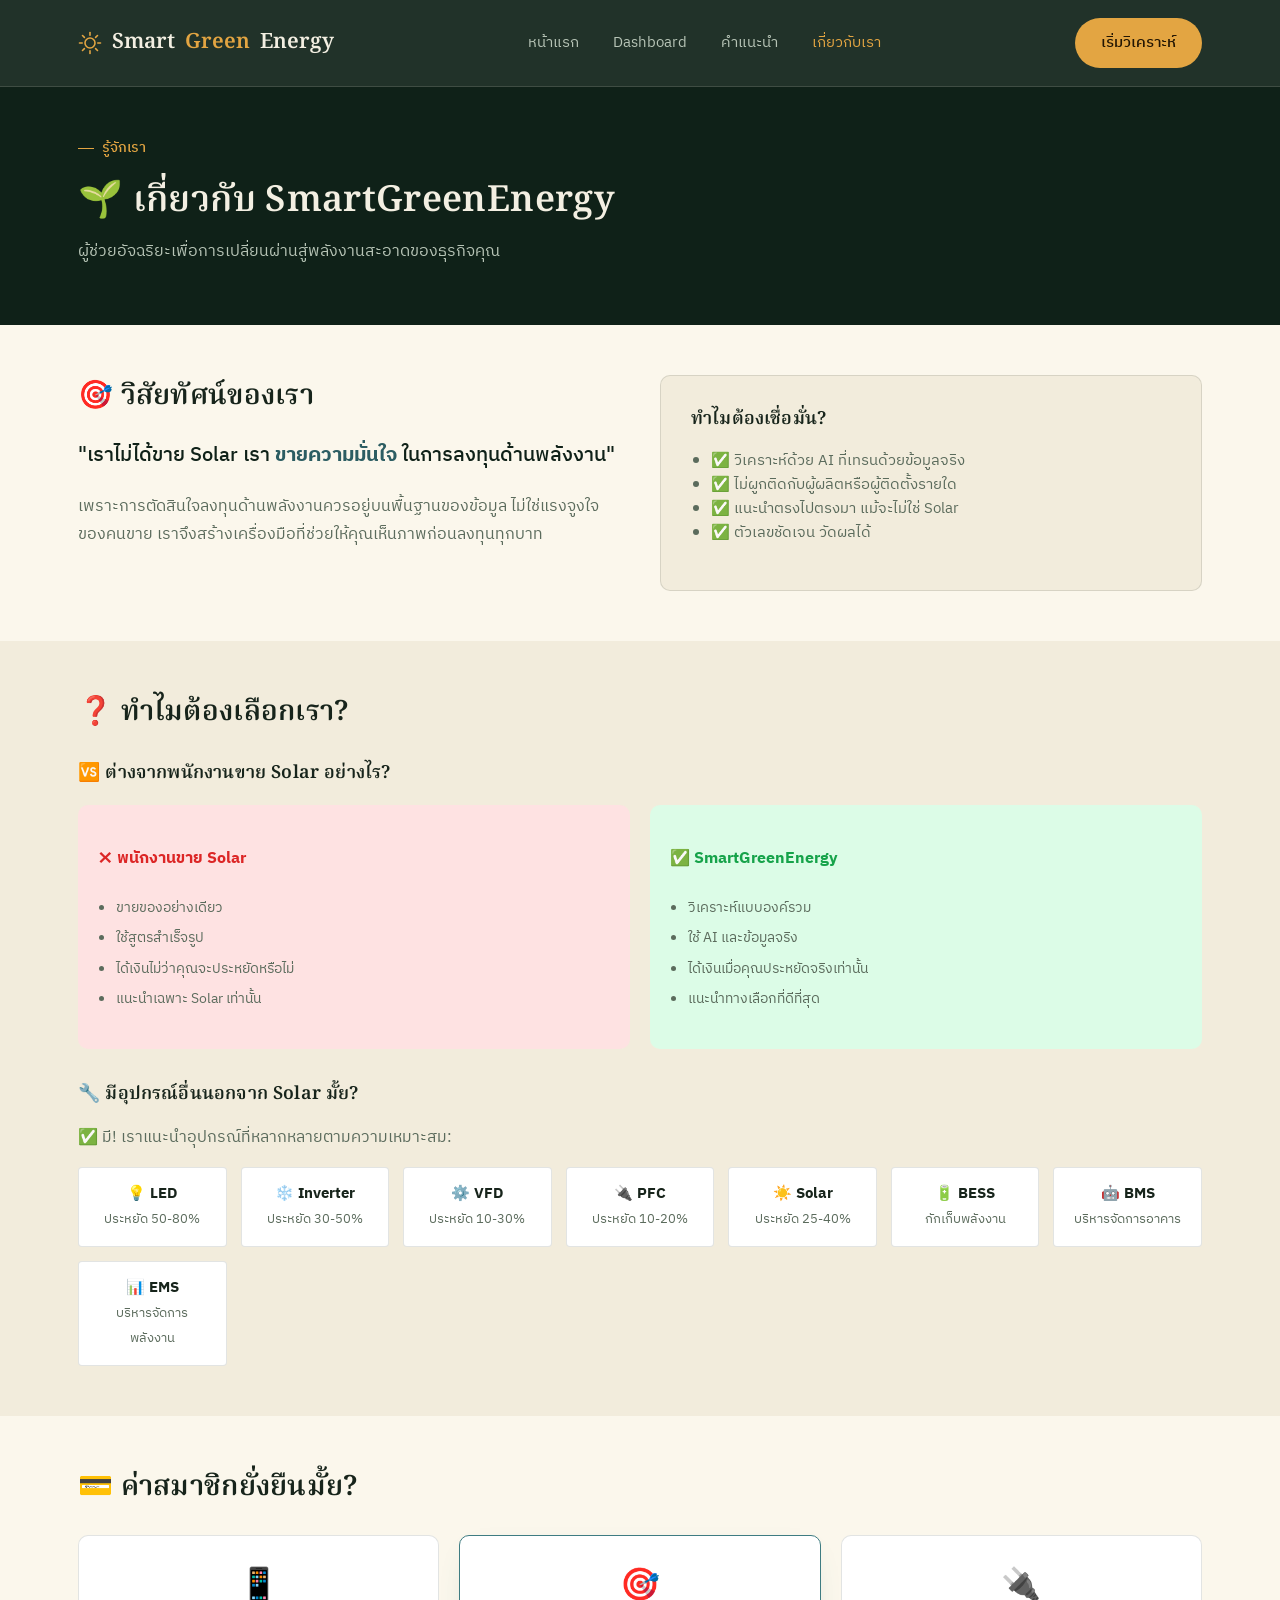
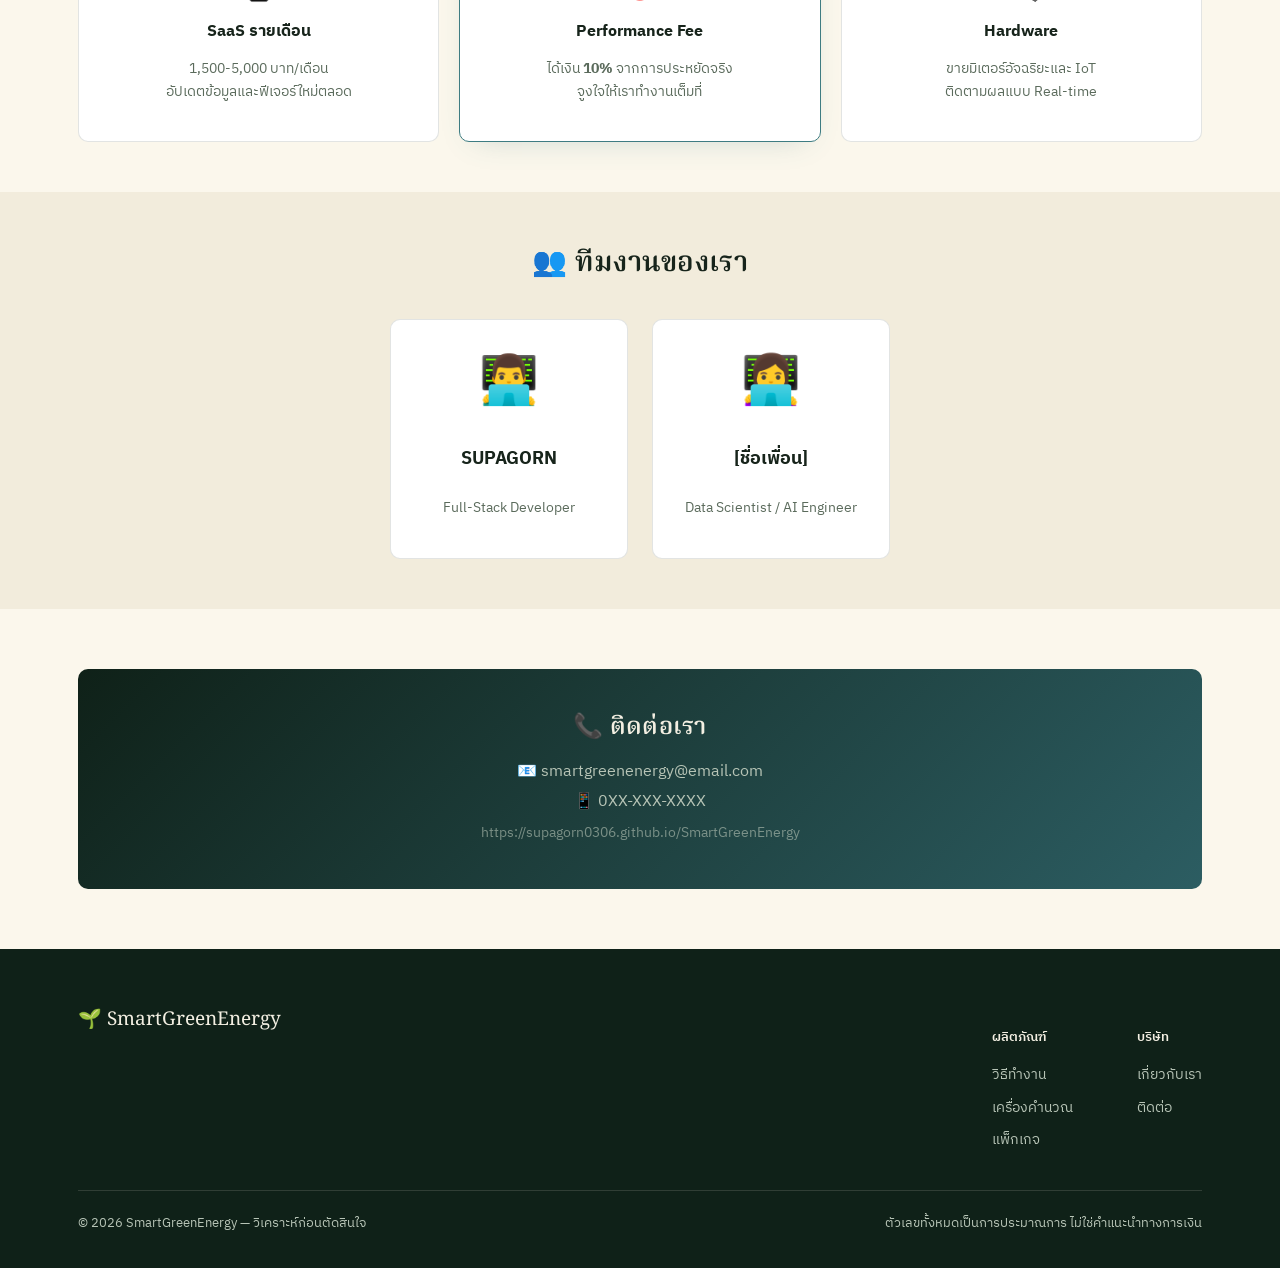
<file: about.html>
<!DOCTYPE html>
<html lang="th">
<head>
    <meta charset="UTF-8" />
    <meta name="viewport" content="width=device-width, initial-scale=1.0" />
    <title>เกี่ยวกับเรา - SmartGreenEnergy</title>
    <link rel="preconnect" href="https://fonts.googleapis.com" />
    <link rel="preconnect" href="https://fonts.gstatic.com" crossorigin />
    <link href="https://fonts.googleapis.com/css2?family=Noto+Serif+Thai:wght@400;500;600;700&family=IBM+Plex+Sans+Thai:wght@300;400;500;600;700&display=swap" rel="stylesheet" />
    <link rel="stylesheet" href="css/style.css" />
    <style>
        .about-hero {
            background: var(--ink);
            color: var(--text-on-dark);
            padding: 50px 0 60px;
        }
        .about-hero h1 {
            font-size: 36px;
        }
        .about-hero .sub {
            color: var(--text-muted-dark);
            font-size: 16px;
            margin-top: 8px;
        }
        .about-section {
            padding: 50px 0;
            background: var(--paper);
        }
        .about-section:nth-child(even) {
            background: var(--paper-2);
        }
        .about-grid {
            display: grid;
            grid-template-columns: 1fr 1fr;
            gap: 40px;
            align-items: start;
        }
        .about-grid .content h2 {
            font-size: 28px;
            margin-bottom: 12px;
        }
        .about-grid .content p {
            color: var(--text-muted-light);
            font-size: 16px;
            line-height: 1.7;
        }
        .about-grid .content ul {
            padding-left: 20px;
            color: var(--text-muted-light);
            font-size: 15px;
        }
        .about-grid .content ul li {
            padding: 6px 0;
        }
        .compare-box {
            display: grid;
            grid-template-columns: 1fr 1fr;
            gap: 20px;
            margin-top: 16px;
        }
        .compare-box .bad {
            background: #fee2e2;
            padding: 20px;
            border-radius: var(--radius-m);
        }
        .compare-box .bad h4 {
            color: #dc2626;
        }
        .compare-box .good {
            background: #dcfce7;
            padding: 20px;
            border-radius: var(--radius-m);
        }
        .compare-box .good h4 {
            color: #16a34a;
        }
        .compare-box ul {
            padding-left: 18px;
            font-size: 14px;
            color: var(--text-muted-light);
        }
        .compare-box ul li {
            padding: 4px 0;
        }

        .device-grid-about {
            display: grid;
            grid-template-columns: repeat(auto-fit, minmax(140px, 1fr));
            gap: 14px;
            margin-top: 16px;
        }
        .device-grid-about .item {
            background: #fff;
            border: 1px solid var(--line-light);
            border-radius: var(--radius-s);
            padding: 14px 16px;
            text-align: center;
        }
        .device-grid-about .item strong {
            display: block;
            font-size: 15px;
        }
        .device-grid-about .item span {
            font-size: 13px;
            color: var(--text-muted-light);
        }

        .team-grid {
            display: grid;
            grid-template-columns: 1fr 1fr;
            gap: 24px;
            max-width: 500px;
            margin: 0 auto;
        }
        .team-card {
            background: #fff;
            border: 1px solid var(--line-light);
            border-radius: var(--radius-m);
            padding: 24px;
            text-align: center;
        }
        .team-card .avatar {
            font-size: 48px;
            margin-bottom: 8px;
        }
        .team-card h4 {
            font-size: 18px;
        }
        .team-card p {
            color: var(--text-muted-light);
            font-size: 14px;
        }

        .contact-box {
            background: linear-gradient(135deg, var(--ink), var(--teal-2));
            color: var(--text-on-dark);
            padding: 40px;
            border-radius: var(--radius-m);
            text-align: center;
        }
        .contact-box h3 {
            font-size: 24px;
            margin-bottom: 12px;
        }
        .contact-box p {
            margin: 4px 0;
            color: var(--text-muted-dark);
        }

        @media (max-width: 900px) {
            .about-grid {
                grid-template-columns: 1fr;
                gap: 24px;
            }
            .compare-box {
                grid-template-columns: 1fr;
            }
            .team-grid {
                grid-template-columns: 1fr;
            }
            .about-hero h1 {
                font-size: 28px;
            }
        }
    </style>
</head>
<body>

    <header>
        <div class="wrap">
            <nav>
                <div class="brand">
                    <svg viewBox="0 0 24 24" fill="none">
                        <circle cx="12" cy="12" r="5" stroke="#E3A542" stroke-width="1.6"/>
                        <g stroke="#E3A542" stroke-width="1.6" stroke-linecap="round">
                            <line x1="12" y1="1.5" x2="12" y2="4.2"/>
                            <line x1="12" y1="19.8" x2="12" y2="22.5"/>
                            <line x1="1.5" y1="12" x2="4.2" y2="12"/>
                            <line x1="19.8" y1="12" x2="22.5" y2="12"/>
                            <line x1="4.5" y1="4.5" x2="6.4" y2="6.4"/>
                            <line x1="17.6" y1="17.6" x2="19.5" y2="19.5"/>
                            <line x1="4.5" y1="19.5" x2="6.4" y2="17.6"/>
                            <line x1="17.6" y1="6.4" x2="19.5" y2="4.5"/>
                        </g>
                    </svg>
                    Smart<span style="color:#E3A542;">Green</span>Energy
                </div>
                <div class="navlinks">
                    <a href="index.html">หน้าแรก</a>
                    <a href="dashboard.html">Dashboard</a>
                    <a href="recommend.html">คำแนะนำ</a>
                    <a href="about.html" style="color:#E3A542;">เกี่ยวกับเรา</a>
                </div>
                <div class="navcta">
                    <a href="index.html#analyzer" class="btn btn-gold">เริ่มวิเคราะห์</a>
                </div>
            </nav>
        </div>
    </header>

    <section class="about-hero">
        <div class="wrap">
            <div class="eyebrow" style="color:var(--gold);">รู้จักเรา</div>
            <h1>🌱 เกี่ยวกับ SmartGreenEnergy</h1>
            <div class="sub">ผู้ช่วยอัจฉริยะเพื่อการเปลี่ยนผ่านสู่พลังงานสะอาดของธุรกิจคุณ</div>
        </div>
    </section>

    <!-- Vision -->
    <section class="about-section">
        <div class="wrap">
            <div class="about-grid">
                <div class="content">
                    <h2>🎯 วิสัยทัศน์ของเรา</h2>
                    <p style="font-size:20px; font-weight:500; color:var(--ink);">
                        "เราไม่ได้ขาย Solar เรา <strong style="color:var(--teal-2);">ขายความมั่นใจ</strong> ในการลงทุนด้านพลังงาน"
                    </p>
                    <p style="margin-top:16px;">
                        เพราะการตัดสินใจลงทุนด้านพลังงานควรอยู่บนพื้นฐานของข้อมูล ไม่ใช่แรงจูงใจของคนขาย
                        เราจึงสร้างเครื่องมือที่ช่วยให้คุณเห็นภาพก่อนลงทุนทุกบาท
                    </p>
                </div>
                <div style="background:var(--paper-2); border-radius:var(--radius-m); padding:30px; border:1px solid var(--line-light);">
                    <h3 style="font-size:18px;">ทำไมต้องเชื่อมั่น?</h3>
                    <ul style="color:var(--text-muted-light); font-size:15px; padding-left:20px;">
                        <li>✅ วิเคราะห์ด้วย AI ที่เทรนด้วยข้อมูลจริง</li>
                        <li>✅ ไม่ผูกติดกับผู้ผลิตหรือผู้ติดตั้งรายใด</li>
                        <li>✅ แนะนำตรงไปตรงมา แม้จะไม่ใช่ Solar</li>
                        <li>✅ ตัวเลขชัดเจน วัดผลได้</li>
                    </ul>
                </div>
            </div>
        </div>
    </section>

    <!-- Why Us -->
    <section class="about-section" style="background:var(--paper-2);">
        <div class="wrap">
            <h2 style="font-size:28px; margin-bottom:24px;">❓ ทำไมต้องเลือกเรา?</h2>

            <div style="margin-bottom:32px;">
                <h3 style="font-size:18px; margin-bottom:12px;">🆚 ต่างจากพนักงานขาย Solar อย่างไร?</h3>
                <div class="compare-box">
                    <div class="bad">
                        <h4>❌ พนักงานขาย Solar</h4>
                        <ul>
                            <li>ขายของอย่างเดียว</li>
                            <li>ใช้สูตรสำเร็จรูป</li>
                            <li>ได้เงินไม่ว่าคุณจะประหยัดหรือไม่</li>
                            <li>แนะนำเฉพาะ Solar เท่านั้น</li>
                        </ul>
                    </div>
                    <div class="good">
                        <h4>✅ SmartGreenEnergy</h4>
                        <ul>
                            <li>วิเคราะห์แบบองค์รวม</li>
                            <li>ใช้ AI และข้อมูลจริง</li>
                            <li>ได้เงินเมื่อคุณประหยัดจริงเท่านั้น</li>
                            <li>แนะนำทางเลือกที่ดีที่สุด</li>
                        </ul>
                    </div>
                </div>
            </div>

            <div>
                <h3 style="font-size:18px; margin-bottom:12px;">🔧 มีอุปกรณ์อื่นนอกจาก Solar มั้ย?</h3>
                <p style="color:var(--text-muted-light);">✅ มี! เราแนะนำอุปกรณ์ที่หลากหลายตามความเหมาะสม:</p>
                <div class="device-grid-about">
                    <div class="item"><strong>💡 LED</strong><span>ประหยัด 50-80%</span></div>
                    <div class="item"><strong>❄️ Inverter</strong><span>ประหยัด 30-50%</span></div>
                    <div class="item"><strong>⚙️ VFD</strong><span>ประหยัด 10-30%</span></div>
                    <div class="item"><strong>🔌 PFC</strong><span>ประหยัด 10-20%</span></div>
                    <div class="item"><strong>☀️ Solar</strong><span>ประหยัด 25-40%</span></div>
                    <div class="item"><strong>🔋 BESS</strong><span>กักเก็บพลังงาน</span></div>
                    <div class="item"><strong>🤖 BMS</strong><span>บริหารจัดการอาคาร</span></div>
                    <div class="item"><strong>📊 EMS</strong><span>บริหารจัดการพลังงาน</span></div>
                </div>
            </div>
        </div>
    </section>

    <!-- Pricing Model -->
    <section class="about-section">
        <div class="wrap">
            <h2 style="font-size:28px; margin-bottom:24px;">💳 ค่าสมาชิกยั่งยืนมั้ย?</h2>
            <div style="display:grid; grid-template-columns:repeat(auto-fit,minmax(220px,1fr)); gap:20px;">
                <div style="background:#fff; border:1px solid var(--line-light); border-radius:var(--radius-m); padding:24px; text-align:center;">
                    <div style="font-size:32px;">📱</div>
                    <h4 style="margin:8px 0 4px;">SaaS รายเดือน</h4>
                    <p style="font-size:14px; color:var(--text-muted-light);">1,500-5,000 บาท/เดือน<br/>อัปเดตข้อมูลและฟีเจอร์ใหม่ตลอด</p>
                </div>
                <div style="background:#fff; border:1px solid var(--teal); border-radius:var(--radius-m); padding:24px; text-align:center; box-shadow:0 10px 30px -16px rgba(62,124,130,0.3);">
                    <div style="font-size:32px;">🎯</div>
                    <h4 style="margin:8px 0 4px;">Performance Fee</h4>
                    <p style="font-size:14px; color:var(--text-muted-light);">ได้เงิน <strong>10%</strong> จากการประหยัดจริง<br/>จูงใจให้เราทำงานเต็มที่</p>
                </div>
                <div style="background:#fff; border:1px solid var(--line-light); border-radius:var(--radius-m); padding:24px; text-align:center;">
                    <div style="font-size:32px;">🔌</div>
                    <h4 style="margin:8px 0 4px;">Hardware</h4>
                    <p style="font-size:14px; color:var(--text-muted-light);">ขายมิเตอร์อัจฉริยะและ IoT<br/>ติดตามผลแบบ Real-time</p>
                </div>
            </div>
        </div>
    </section>

    <!-- Team -->
    <section class="about-section" style="background:var(--paper-2);">
        <div class="wrap">
            <h2 style="font-size:28px; text-align:center; margin-bottom:32px;">👥 ทีมงานของเรา</h2>
            <div class="team-grid">
                <div class="team-card">
                    <div class="avatar">👨‍💻</div>
                    <h4>SUPAGORN</h4>
                    <p>Full-Stack Developer</p>
                </div>
                <div class="team-card">
                    <div class="avatar">👩‍💻</div>
                    <h4>[ชื่อเพื่อน]</h4>
                    <p>Data Scientist / AI Engineer</p>
                </div>
            </div>
        </div>
    </section>

    <!-- Contact -->
    <section class="about-section" style="padding:60px 0;">
        <div class="wrap">
            <div class="contact-box">
                <h3>📞 ติดต่อเรา</h3>
                <p>📧 smartgreenenergy@email.com</p>
                <p>📱 0XX-XXX-XXXX</p>
                <p style="margin-top:8px; opacity:0.6; font-size:14px;">
                    https://supagorn0306.github.io/SmartGreenEnergy
                </p>
            </div>
        </div>
    </section>

    <footer>
        <div class="wrap">
            <div class="foot-grid">
                <div class="foot-brand">🌱 SmartGreenEnergy</div>
                <div class="foot-cols">
                    <div>
                        <h5>ผลิตภัณฑ์</h5>
                        <a href="index.html#process">วิธีทำงาน</a>
                        <a href="index.html#analyzer">เครื่องคำนวณ</a>
                        <a href="index.html#pricing">แพ็กเกจ</a>
                    </div>
                    <div>
                        <h5>บริษัท</h5>
                        <a href="about.html">เกี่ยวกับเรา</a>
                        <a href="#">ติดต่อ</a>
                    </div>
                </div>
            </div>
            <div class="foot-bottom">
                <span>© 2026 SmartGreenEnergy — วิเคราะห์ก่อนตัดสินใจ</span>
                <span>ตัวเลขทั้งหมดเป็นการประมาณการ ไม่ใช่คำแนะนำทางการเงิน</span>
            </div>
        </div>
    </footer>

</body>
</html>
</file>
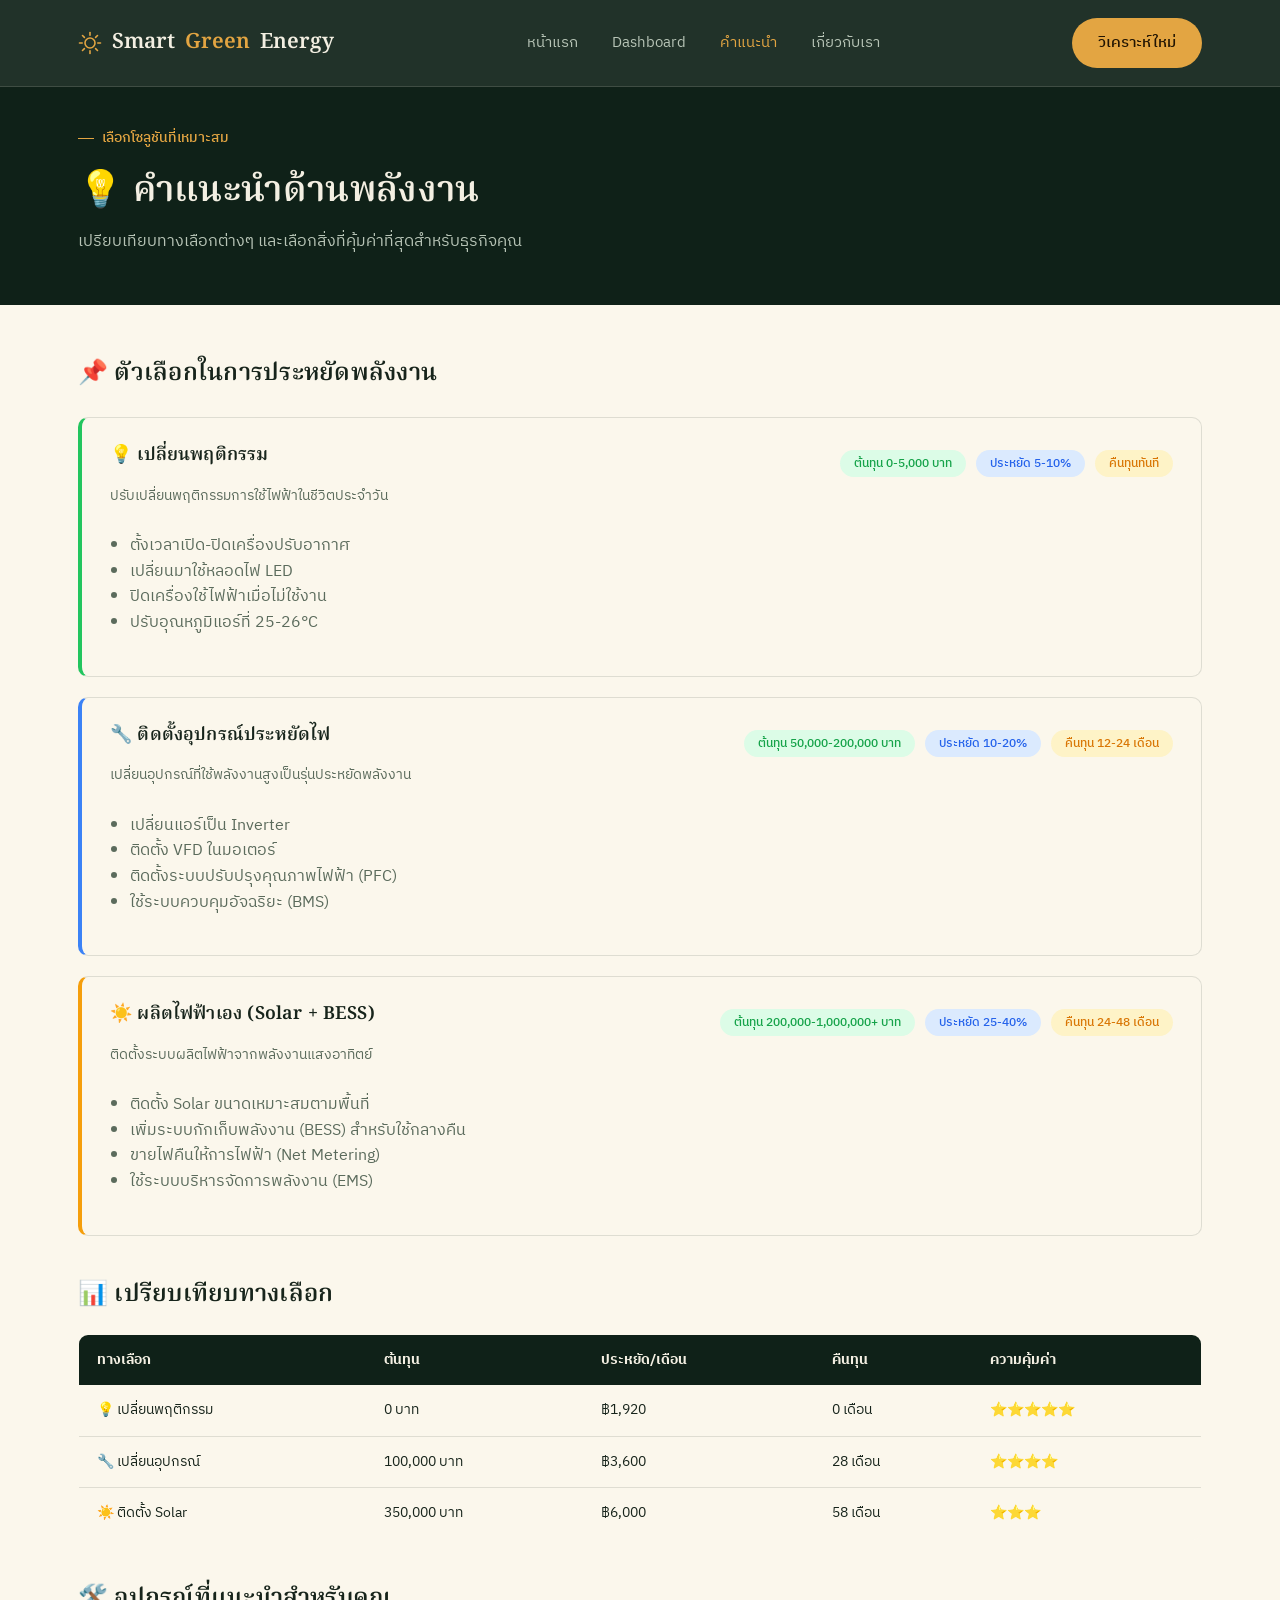
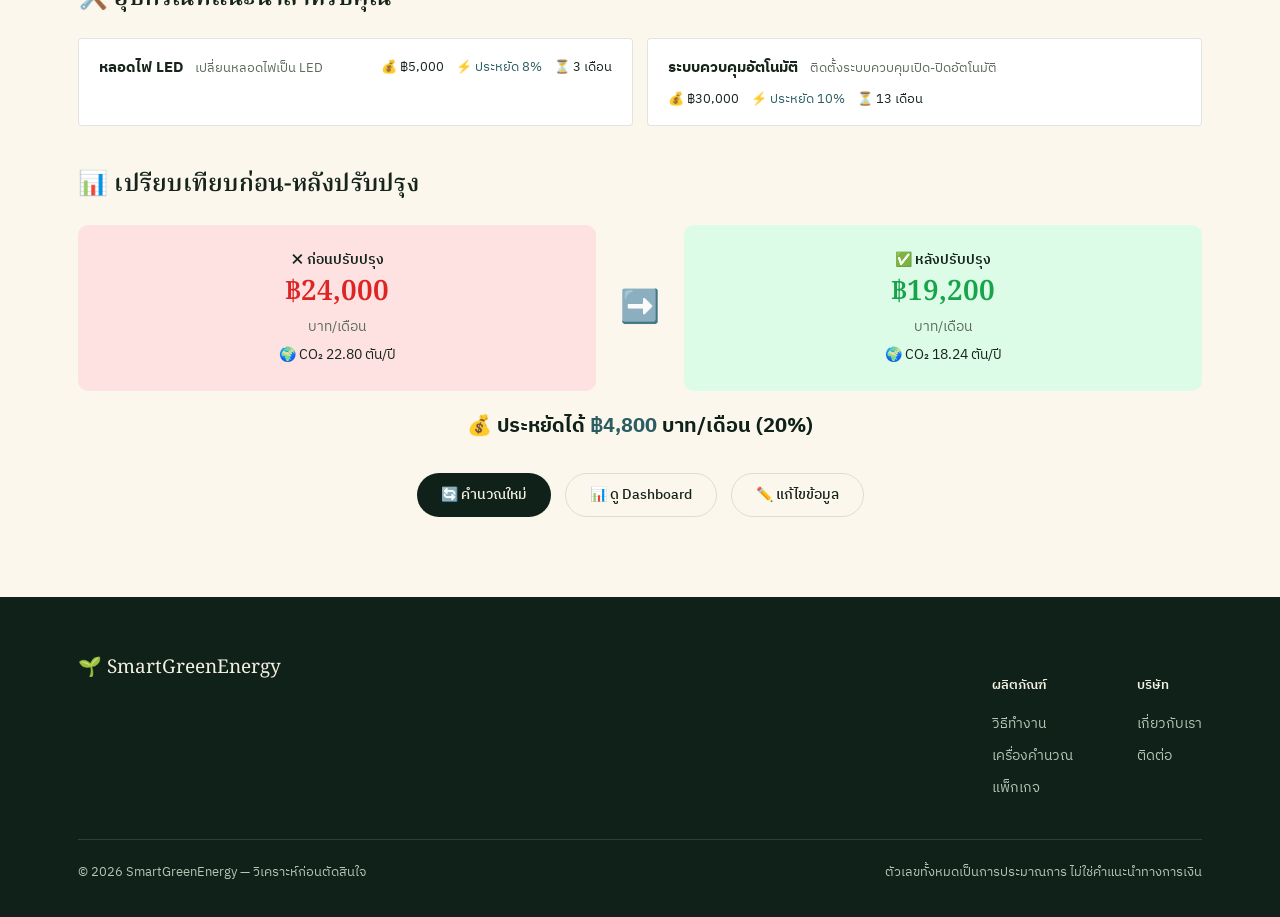
<file: recommend.html>
<!DOCTYPE html>
<html lang="th">
<head>
    <meta charset="UTF-8" />
    <meta name="viewport" content="width=device-width, initial-scale=1.0" />
    <title>คำแนะนำ - SmartGreenEnergy</title>
    <link rel="preconnect" href="https://fonts.googleapis.com" />
    <link rel="preconnect" href="https://fonts.gstatic.com" crossorigin />
    <link href="https://fonts.googleapis.com/css2?family=Noto+Serif+Thai:wght@400;500;600;700&family=IBM+Plex+Sans+Thai:wght@300;400;500;600;700&display=swap" rel="stylesheet" />
    <link rel="stylesheet" href="css/style.css" />
    <style>
        .recommend-hero {
            background: var(--ink);
            color: var(--text-on-dark);
            padding: 40px 0 50px;
        }
        .recommend-hero h1 {
            font-size: 36px;
        }
        .recommend-hero .sub {
            color: var(--text-muted-dark);
            font-size: 16px;
            margin-top: 8px;
        }

        .option-card {
            background: var(--paper);
            border-radius: var(--radius-m);
            padding: 24px 28px;
            border: 1px solid var(--line-light);
            margin-bottom: 20px;
        }
        .option-card .badge-group {
            display: flex;
            gap: 10px;
            flex-wrap: wrap;
            margin-top: 8px;
        }
        .option-card .badge {
            padding: 4px 14px;
            border-radius: 999px;
            font-size: 12px;
            font-weight: 500;
        }
        .badge-green {
            background: #dcfce7;
            color: #16a34a;
        }
        .badge-blue {
            background: #dbeafe;
            color: #2563eb;
        }
        .badge-gold {
            background: #fef3c7;
            color: #d97706;
        }

        .compare-table {
            width: 100%;
            border-collapse: collapse;
            font-size: 14px;
            background: var(--paper);
            border-radius: var(--radius-m);
            overflow: hidden;
            border: 1px solid var(--line-light);
        }
        .compare-table th {
            background: var(--ink);
            color: var(--text-on-dark);
            padding: 14px 18px;
            text-align: left;
        }
        .compare-table td {
            padding: 14px 18px;
            border-bottom: 1px solid var(--line-light);
        }
        .compare-table tr:last-child td {
            border-bottom: none;
        }

        .before-after-grid {
            display: grid;
            grid-template-columns: 1fr auto 1fr;
            gap: 24px;
            align-items: center;
            margin: 20px 0;
        }
        .before-after-grid .box {
            padding: 24px 32px;
            border-radius: var(--radius-m);
            text-align: center;
        }
        .box-before {
            background: #fee2e2;
        }
        .box-after {
            background: #dcfce7;
        }
        .box-before .amount {
            color: #dc2626;
            font-family: 'Noto Serif Thai', serif;
            font-size: 28px;
            font-weight: 600;
        }
        .box-after .amount {
            color: #16a34a;
            font-family: 'Noto Serif Thai', serif;
            font-size: 28px;
            font-weight: 600;
        }

        @media (max-width: 760px) {
            .before-after-grid {
                grid-template-columns: 1fr;
                gap: 12px;
            }
            .before-after-grid .arrow {
                transform: rotate(90deg);
                text-align: center;
            }
            .recommend-hero h1 {
                font-size: 28px;
            }
            .compare-table {
                font-size: 12px;
            }
            .compare-table th,
            .compare-table td {
                padding: 10px 12px;
            }
        }
    </style>
</head>
<body>

    <header>
        <div class="wrap">
            <nav>
                <div class="brand">
                    <svg viewBox="0 0 24 24" fill="none">
                        <circle cx="12" cy="12" r="5" stroke="#E3A542" stroke-width="1.6"/>
                        <g stroke="#E3A542" stroke-width="1.6" stroke-linecap="round">
                            <line x1="12" y1="1.5" x2="12" y2="4.2"/>
                            <line x1="12" y1="19.8" x2="12" y2="22.5"/>
                            <line x1="1.5" y1="12" x2="4.2" y2="12"/>
                            <line x1="19.8" y1="12" x2="22.5" y2="12"/>
                            <line x1="4.5" y1="4.5" x2="6.4" y2="6.4"/>
                            <line x1="17.6" y1="17.6" x2="19.5" y2="19.5"/>
                            <line x1="4.5" y1="19.5" x2="6.4" y2="17.6"/>
                            <line x1="17.6" y1="6.4" x2="19.5" y2="4.5"/>
                        </g>
                    </svg>
                    Smart<span style="color:#E3A542;">Green</span>Energy
                </div>
                <div class="navlinks">
                    <a href="index.html">หน้าแรก</a>
                    <a href="dashboard.html">Dashboard</a>
                    <a href="recommend.html" style="color:#E3A542;">คำแนะนำ</a>
                    <a href="about.html">เกี่ยวกับเรา</a>
                </div>
                <div class="navcta">
                    <a href="index.html#analyzer" class="btn btn-gold">วิเคราะห์ใหม่</a>
                </div>
            </nav>
        </div>
    </header>

    <section class="recommend-hero">
        <div class="wrap">
            <div class="eyebrow" style="color:var(--gold);">เลือกโซลูชันที่เหมาะสม</div>
            <h1>💡 คำแนะนำด้านพลังงาน</h1>
            <div class="sub">เปรียบเทียบทางเลือกต่างๆ และเลือกสิ่งที่คุ้มค่าที่สุดสำหรับธุรกิจคุณ</div>
        </div>
    </section>

    <section style="padding: 50px 0 80px; background: var(--paper);">
        <div class="wrap">

            <!-- 3 Options -->
            <h2 style="font-size:24px; margin-bottom:24px;">📌 ตัวเลือกในการประหยัดพลังงาน</h2>

            <!-- Option 1 -->
            <div class="option-card" style="border-left:4px solid #22c55e;">
                <div style="display:flex; justify-content:space-between; align-items:flex-start; flex-wrap:wrap; gap:10px;">
                    <div>
                        <h3 style="font-size:18px;">💡 เปลี่ยนพฤติกรรม</h3>
                        <p style="color:var(--text-muted-light); font-size:14px;">ปรับเปลี่ยนพฤติกรรมการใช้ไฟฟ้าในชีวิตประจำวัน</p>
                    </div>
                    <div class="badge-group">
                        <span class="badge badge-green">ต้นทุน 0-5,000 บาท</span>
                        <span class="badge badge-blue">ประหยัด 5-10%</span>
                        <span class="badge badge-gold">คืนทุนทันที</span>
                    </div>
                </div>
                <ul style="padding-left:20px; color:var(--text-muted-light); margin-top:12px;">
                    <li>ตั้งเวลาเปิด-ปิดเครื่องปรับอากาศ</li>
                    <li>เปลี่ยนมาใช้หลอดไฟ LED</li>
                    <li>ปิดเครื่องใช้ไฟฟ้าเมื่อไม่ใช้งาน</li>
                    <li>ปรับอุณหภูมิแอร์ที่ 25-26°C</li>
                </ul>
            </div>

            <!-- Option 2 -->
            <div class="option-card" style="border-left:4px solid #3b82f6;">
                <div style="display:flex; justify-content:space-between; align-items:flex-start; flex-wrap:wrap; gap:10px;">
                    <div>
                        <h3 style="font-size:18px;">🔧 ติดตั้งอุปกรณ์ประหยัดไฟ</h3>
                        <p style="color:var(--text-muted-light); font-size:14px;">เปลี่ยนอุปกรณ์ที่ใช้พลังงานสูงเป็นรุ่นประหยัดพลังงาน</p>
                    </div>
                    <div class="badge-group">
                        <span class="badge badge-green">ต้นทุน 50,000-200,000 บาท</span>
                        <span class="badge badge-blue">ประหยัด 10-20%</span>
                        <span class="badge badge-gold">คืนทุน 12-24 เดือน</span>
                    </div>
                </div>
                <ul style="padding-left:20px; color:var(--text-muted-light); margin-top:12px;">
                    <li>เปลี่ยนแอร์เป็น Inverter</li>
                    <li>ติดตั้ง VFD ในมอเตอร์</li>
                    <li>ติดตั้งระบบปรับปรุงคุณภาพไฟฟ้า (PFC)</li>
                    <li>ใช้ระบบควบคุมอัจฉริยะ (BMS)</li>
                </ul>
            </div>

            <!-- Option 3 -->
            <div class="option-card" style="border-left:4px solid #f59e0b;">
                <div style="display:flex; justify-content:space-between; align-items:flex-start; flex-wrap:wrap; gap:10px;">
                    <div>
                        <h3 style="font-size:18px;">☀️ ผลิตไฟฟ้าเอง (Solar + BESS)</h3>
                        <p style="color:var(--text-muted-light); font-size:14px;">ติดตั้งระบบผลิตไฟฟ้าจากพลังงานแสงอาทิตย์</p>
                    </div>
                    <div class="badge-group">
                        <span class="badge badge-green">ต้นทุน 200,000-1,000,000+ บาท</span>
                        <span class="badge badge-blue">ประหยัด 25-40%</span>
                        <span class="badge badge-gold">คืนทุน 24-48 เดือน</span>
                    </div>
                </div>
                <ul style="padding-left:20px; color:var(--text-muted-light); margin-top:12px;">
                    <li>ติดตั้ง Solar ขนาดเหมาะสมตามพื้นที่</li>
                    <li>เพิ่มระบบกักเก็บพลังงาน (BESS) สำหรับใช้กลางคืน</li>
                    <li>ขายไฟคืนให้การไฟฟ้า (Net Metering)</li>
                    <li>ใช้ระบบบริหารจัดการพลังงาน (EMS)</li>
                </ul>
            </div>

            <!-- Comparison Table -->
            <h2 style="font-size:24px; margin:40px 0 20px;">📊 เปรียบเทียบทางเลือก</h2>
            <table class="compare-table">
                <thead>
                    <tr>
                        <th>ทางเลือก</th>
                        <th>ต้นทุน</th>
                        <th>ประหยัด/เดือน</th>
                        <th>คืนทุน</th>
                        <th>ความคุ้มค่า</th>
                    </tr>
                </thead>
                <tbody>
                    <tr>
                        <td>💡 เปลี่ยนพฤติกรรม</td>
                        <td>0 บาท</td>
                        <td id="savingBehavior">-</td>
                        <td>0 เดือน</td>
                        <td>⭐⭐⭐⭐⭐</td>
                    </tr>
                    <tr>
                        <td>🔧 เปลี่ยนอุปกรณ์</td>
                        <td>100,000 บาท</td>
                        <td id="savingEfficiency">-</td>
                        <td id="paybackEfficiency">-</td>
                        <td>⭐⭐⭐⭐</td>
                    </tr>
                    <tr>
                        <td>☀️ ติดตั้ง Solar</td>
                        <td>350,000 บาท</td>
                        <td id="savingSolar">-</td>
                        <td id="paybackSolar">-</td>
                        <td>⭐⭐⭐</td>
                    </tr>
                </tbody>
            </table>

            <!-- Device Recommendations -->
            <h2 style="font-size:24px; margin:40px 0 20px;">🛠️ อุปกรณ์ที่แนะนำสำหรับคุณ</h2>
            <div id="deviceRecommendations" style="display:grid; grid-template-columns:1fr 1fr; gap:14px;">
                <p style="grid-column:1/-1; color:var(--text-muted-light);">กรุณากรอกข้อมูลในหน้ากรอกข้อมูลก่อน</p>
            </div>

            <!-- Before/After -->
            <h2 style="font-size:24px; margin:40px 0 20px;">📊 เปรียบเทียบก่อน-หลังปรับปรุง</h2>
            <div class="before-after-grid">
                <div class="box box-before">
                    <div style="font-size:14px; font-weight:600;">❌ ก่อนปรับปรุง</div>
                    <div class="amount" id="beforeBill">-</div>
                    <div style="font-size:14px; color:var(--text-muted-light);">บาท/เดือน</div>
                    <div style="font-size:14px; margin-top:6px;">🌍 CO₂ <span id="beforeCarbon">-</span> ตัน/ปี</div>
                </div>
                <div class="arrow" style="font-size:32px; color:var(--text-muted-light);">➡️</div>
                <div class="box box-after">
                    <div style="font-size:14px; font-weight:600;">✅ หลังปรับปรุง</div>
                    <div class="amount" id="afterBill">-</div>
                    <div style="font-size:14px; color:var(--text-muted-light);">บาท/เดือน</div>
                    <div style="font-size:14px; margin-top:6px;">🌍 CO₂ <span id="afterCarbon">-</span> ตัน/ปี</div>
                </div>
            </div>

            <div style="text-align:center; margin:20px 0 30px;">
                <p style="font-size:20px; font-weight:700; color:var(--ink);">
                    💰 ประหยัดได้ <span id="savingAmount" style="color:var(--teal-2);">-</span> บาท/เดือน
                    (<span id="savingRateDisplay">-</span>)
                </p>
            </div>

            <div style="display:flex; gap:14px; justify-content:center; flex-wrap:wrap;">
                <button class="btn btn-ink" onclick="recalculate()" style="font-size:14px; padding:10px 24px;">
                    🔄 คำนวณใหม่
                </button>
                <a href="dashboard.html" class="btn btn-outline-light" style="font-size:14px; padding:10px 24px; border-color:var(--line-light);">
                    📊 ดู Dashboard
                </a>
                <a href="index.html#analyzer" class="btn btn-outline-light" style="font-size:14px; padding:10px 24px; border-color:var(--line-light);">
                    ✏️ แก้ไขข้อมูล
                </a>
            </div>

        </div>
    </section>

    <footer>
        <div class="wrap">
            <div class="foot-grid">
                <div class="foot-brand">🌱 SmartGreenEnergy</div>
                <div class="foot-cols">
                    <div>
                        <h5>ผลิตภัณฑ์</h5>
                        <a href="index.html#process">วิธีทำงาน</a>
                        <a href="index.html#analyzer">เครื่องคำนวณ</a>
                        <a href="index.html#pricing">แพ็กเกจ</a>
                    </div>
                    <div>
                        <h5>บริษัท</h5>
                        <a href="about.html">เกี่ยวกับเรา</a>
                        <a href="#">ติดต่อ</a>
                    </div>
                </div>
            </div>
            <div class="foot-bottom">
                <span>© 2026 SmartGreenEnergy — วิเคราะห์ก่อนตัดสินใจ</span>
                <span>ตัวเลขทั้งหมดเป็นการประมาณการ ไม่ใช่คำแนะนำทางการเงิน</span>
            </div>
        </div>
    </footer>

    <script src="js/calculator.js"></script>
    <script src="js/main.js"></script>
    <script>
        // ============================================================
        //  RECOMMEND PAGE SCRIPT
        // ============================================================

        function recalculate() {
            const data = {
                bill: parseFloat(localStorage.getItem('sg_bill')) || 24000,
                kwh: parseFloat(localStorage.getItem('sg_kwh')) || 3800,
                business: localStorage.getItem('sg_business') || 'สำนักงาน',
                budget: parseFloat(localStorage.getItem('sg_budget')) || 600000
            };

            // คำนวณ
            const savings = calculateSavings(data.bill, data.kwh, data.business, data.budget, appData);
            const afterBill = data.bill - savings.monthlySaving;

            // Before/After
            document.getElementById('beforeBill').textContent = fmtBaht(data.bill);
            document.getElementById('afterBill').textContent = fmtBaht(afterBill);
            document.getElementById('savingAmount').textContent = fmtBaht(savings.monthlySaving);
            document.getElementById('savingRateDisplay').textContent = savings.savingRate + '%';
            document.getElementById('beforeCarbon').textContent = savings.carbonCurrent.toFixed(2);
            document.getElementById('afterCarbon').textContent = (savings.carbonCurrent - savings.carbonReduction).toFixed(2);

            // Comparison Table
            const behaviorSaving = data.bill * 0.08;
            const efficiencySaving = data.bill * 0.15;
            const solarSaving = data.bill * 0.25;

            document.getElementById('savingBehavior').textContent = fmtBaht(behaviorSaving);
            document.getElementById('savingEfficiency').textContent = fmtBaht(efficiencySaving);
            document.getElementById('savingSolar').textContent = fmtBaht(solarSaving);
            document.getElementById('paybackEfficiency').textContent = Math.round(100000 / (efficiencySaving || 1)) + ' เดือน';
            document.getElementById('paybackSolar').textContent = Math.round(350000 / (solarSaving || 1)) + ' เดือน';

            // Device Recommendations
            const devices = getDeviceRecommendations(data.business, data.budget, data.bill, appData);
            const container = document.getElementById('deviceRecommendations');
            if (container) {
                container.innerHTML = devices.map(d => `
                    <div style="background:#fff; border-radius:var(--radius-s); padding:16px 20px; border:1px solid var(--line-light);">
                        <div style="display:flex; justify-content:space-between; align-items:center; flex-wrap:wrap; gap:8px;">
                            <div>
                                <strong style="font-size:15px;">${d.name}</strong>
                                <span style="font-size:13px; color:var(--text-muted-light); margin-left:8px;">${d.desc || ''}</span>
                            </div>
                            <div style="display:flex; gap:12px; font-size:13px; flex-wrap:wrap;">
                                <span>💰 ${fmtBaht(d.cost)}</span>
                                <span style="color:var(--teal-2);">⚡ ประหยัด ${d.saving}%</span>
                                <span>⏳ ${d.payback} เดือน</span>
                            </div>
                        </div>
                    </div>
                `).join('');
            }
        }

        // โหลดข้อมูลและคำนวณ
        document.addEventListener('DOMContentLoaded', async function() {
            await loadAppData();
            recalculate();
        });
    </script>

</body>
</html>
</file>
<file: css/style.css>
:root {
    --ink: #0F2118;
    --ink-2: #15301F;
    --ink-3: #1D3D28;
    --paper: #FBF7EC;
    --paper-2: #F2ECDC;
    --gold: #E3A542;
    --gold-deep: #B9791E;
    --teal: #3E7C82;
    --teal-2: #2C5D62;
    --sage: #8AA48D;
    --line-dark: rgba(243, 239, 226, 0.14);
    --line-light: rgba(23, 36, 27, 0.12);
    --text-on-dark: #F3EFE2;
    --text-muted-dark: #B7C4B6;
    --text-on-light: #17241B;
    --text-muted-light: #5B6B5C;
    --radius-s: 4px;
    --radius-m: 10px;
}

* {
    box-sizing: border-box;
}
html {
    scroll-behavior: smooth;
}
body {
    margin: 0;
    background: var(--paper);
    color: var(--text-on-light);
    font-family: 'IBM Plex Sans Thai', sans-serif;
    font-weight: 400;
    line-height: 1.6;
    -webkit-font-smoothing: antialiased;
}
h1,
h2,
h3,
.serif {
    font-family: 'Noto Serif Thai', serif;
    margin: 0;
    font-weight: 600;
    letter-spacing: 0.01em;
}
a {
    color: inherit;
    text-decoration: none;
}
img,
svg {
    display: block;
    max-width: 100%;
}
.wrap {
    max-width: 1180px;
    margin: 0 auto;
    padding: 0 28px;
}
button {
    font-family: inherit;
    cursor: pointer;
}

/* ---------- BUTTONS ---------- */
.btn {
    display: inline-flex;
    align-items: center;
    gap: 8px;
    padding: 13px 26px;
    border-radius: 999px;
    border: none;
    font-size: 15px;
    font-weight: 500;
    transition: transform .18s ease, background .18s ease;
}
.btn:active {
    transform: scale(0.97);
}
.btn-gold {
    background: var(--gold);
    color: #221503;
}
.btn-gold:hover {
    background: #EFB763;
}
.btn-outline-dark {
    background: transparent;
    border: 1px solid var(--line-dark);
    color: var(--text-on-dark);
}
.btn-outline-dark:hover {
    border-color: var(--gold);
    color: var(--gold);
}
.btn-outline-light {
    background: transparent;
    border: 1px solid var(--line-light);
    color: var(--text-on-light);
}
.btn-outline-light:hover {
    border-color: var(--teal);
    color: var(--teal-2);
}
.btn-ink {
    background: var(--ink);
    color: var(--text-on-dark);
}
.btn-ink:hover {
    background: var(--ink-3);
}

/* ---------- EYEBROW ---------- */
.eyebrow {
    font-size: 14px;
    color: var(--gold);
    font-weight: 500;
    display: flex;
    align-items: center;
    gap: 8px;
    margin-bottom: 14px;
}
.eyebrow::before {
    content: '';
    width: 16px;
    height: 1px;
    background: var(--gold);
    display: inline-block;
}

/* ---------- NAV ---------- */
header {
    position: sticky;
    top: 0;
    z-index: 50;
    background: rgba(15, 33, 24, 0.92);
    backdrop-filter: blur(10px);
    border-bottom: 1px solid var(--line-dark);
}
nav {
    display: flex;
    align-items: center;
    justify-content: space-between;
    padding: 18px 0;
    color: var(--text-on-dark);
}
.brand {
    display: flex;
    align-items: center;
    gap: 10px;
    font-family: 'Noto Serif Thai', serif;
    font-size: 21px;
    font-weight: 600;
}
.brand svg {
    width: 24px;
    height: 24px;
}
.navlinks {
    display: flex;
    gap: 34px;
    font-size: 15px;
    color: var(--text-muted-dark);
}
.navlinks a:hover {
    color: var(--text-on-dark);
}
.navcta {
    display: flex;
    align-items: center;
    gap: 18px;
}
@media (max-width: 860px) {
    .navlinks {
        display: none;
    }
}

/* ---------- SECTION GENERIC ---------- */
section {
    padding: 96px 0;
}
.section-head {
    max-width: 640px;
    margin-bottom: 56px;
}
.section-head h2 {
    font-size: 36px;
    line-height: 1.25;
}
.section-head p {
    color: var(--text-muted-light);
    font-size: 16px;
    margin-top: 14px;
}

/* ---------- PROCESS ---------- */
.process {
    background: var(--paper-2);
}
.steps {
    display: flex;
    flex-direction: column;
}
.step {
    display: grid;
    grid-template-columns: 64px 1fr 1.1fr;
    gap: 28px;
    padding: 34px 0;
    border-top: 1px solid var(--line-light);
    align-items: start;
}
.step:last-child {
    border-bottom: 1px solid var(--line-light);
}
.step-num {
    font-family: 'Noto Serif Thai', serif;
    font-size: 30px;
    color: var(--gold-deep);
}
.step h3 {
    font-size: 20px;
    margin-bottom: 10px;
}
.step .desc {
    color: var(--text-muted-light);
    font-size: 15px;
}
.step .detail {
    background: #fff;
    border: 1px solid var(--line-light);
    border-radius: var(--radius-m);
    padding: 16px 18px;
    font-size: 13.5px;
    color: var(--text-muted-light);
}
.step .detail b {
    color: var(--text-on-light);
    font-weight: 600;
}
@media (max-width: 760px) {
    .step {
        grid-template-columns: 44px 1fr;
    }
    .step .detail {
        grid-column: 1/-1;
    }
}

/* ---------- ANALYZER ---------- */
.analyzer {
    background: var(--ink);
    color: var(--text-on-dark);
}
.analyzer .section-head p {
    color: var(--text-muted-dark);
}
.analyzer-grid {
    display: grid;
    grid-template-columns: 0.85fr 1.15fr;
    gap: 0;
    border: 1px solid var(--line-dark);
    border-radius: var(--radius-m);
    overflow: hidden;
}
.panel-form {
    background: var(--ink-2);
    padding: 34px;
}
.panel-form h3 {
    font-size: 18px;
    margin-bottom: 22px;
}
.panel-form .field label {
    color: var(--text-muted-dark);
}
.panel-form .field input,
.panel-form .field select {
    background: var(--ink);
    border: 1px solid var(--line-dark);
    color: var(--text-on-dark);
}
.panel-form .field input:focus,
.panel-form .field select:focus {
    outline-color: var(--gold);
}
.row2 {
    display: grid;
    grid-template-columns: 1fr 1fr;
    gap: 12px;
}
.panel-results {
    padding: 34px;
    background: var(--paper);
    color: var(--text-on-light);
}
.kpi-row {
    display: grid;
    grid-template-columns: repeat(4, 1fr);
    gap: 14px;
    margin-bottom: 26px;
}
.kpi {
    border: 1px solid var(--line-light);
    border-radius: var(--radius-s);
    padding: 14px 14px;
}
.kpi span {
    font-size: 12px;
    color: var(--text-muted-light);
    display: block;
    margin-bottom: 6px;
}
.kpi b {
    font-family: 'Noto Serif Thai', serif;
    font-size: 21px;
}
.kpi.highlight {
    border-color: var(--teal);
    background: rgba(62, 124, 130, 0.06);
}
.charts-2 {
    display: grid;
    grid-template-columns: 1.4fr 1fr;
    gap: 22px;
    margin-top: 8px;
}
.chart-box {
    border: 1px solid var(--line-light);
    border-radius: var(--radius-s);
    padding: 16px;
}
.chart-box h4 {
    font-size: 13.5px;
    font-weight: 600;
    margin-bottom: 12px;
    color: var(--text-muted-light);
}
.note {
    font-size: 12px;
    color: var(--text-muted-light);
    margin-top: 18px;
}
@media (max-width: 900px) {
    .analyzer-grid {
        grid-template-columns: 1fr;
    }
    .kpi-row {
        grid-template-columns: 1fr 1fr;
    }
    .charts-2 {
        grid-template-columns: 1fr;
    }
}

/* ---------- WHY US ---------- */
.qa-list {
    border-top: 1px solid var(--line-light);
}
.qa {
    display: grid;
    grid-template-columns: 0.9fr 1.6fr;
    gap: 36px;
    padding: 30px 0;
    border-bottom: 1px solid var(--line-light);
}
.qa .q {
    font-size: 16.5px;
    color: var(--text-muted-light);
}
.qa .a {
    font-size: 15.5px;
}
.qa .a b {
    color: var(--teal-2);
}
@media (max-width: 760px) {
    .qa {
        grid-template-columns: 1fr;
        gap: 10px;
    }
}

/* ---------- PRICING ---------- */
.pricing {
    background: var(--paper-2);
}
.price-grid {
    display: grid;
    grid-template-columns: repeat(3, 1fr);
    gap: 22px;
}
.price-card {
    background: #fff;
    border: 1px solid var(--line-light);
    border-radius: var(--radius-m);
    padding: 30px;
    display: flex;
    flex-direction: column;
}
.price-card.mid {
    border-color: var(--teal);
    box-shadow: 0 20px 40px -24px rgba(44, 93, 98, 0.35);
}
.price-card h3 {
    font-size: 18px;
}
.price-card .amount {
    font-family: 'Noto Serif Thai', serif;
    font-size: 34px;
    margin: 14px 0 6px;
}
.price-card .amount span {
    font-size: 14px;
    font-family: 'IBM Plex Sans Thai', sans-serif;
    color: var(--text-muted-light);
}
.price-card ul {
    list-style: none;
    margin: 22px 0 26px;
    padding: 0;
    flex: 1;
}
.price-card li {
    font-size: 14px;
    color: var(--text-muted-light);
    padding: 9px 0;
    border-top: 1px solid var(--line-light);
}
.price-card li:first-child {
    border-top: none;
}
@media (max-width: 900px) {
    .price-grid {
        grid-template-columns: 1fr;
    }
}

/* ---------- FOOTER ---------- */
footer {
    background: var(--ink);
    color: var(--text-muted-dark);
    padding: 56px 0 34px;
}
.foot-grid {
    display: flex;
    justify-content: space-between;
    flex-wrap: wrap;
    gap: 30px;
    padding-bottom: 34px;
    border-bottom: 1px solid var(--line-dark);
}
.foot-brand {
    font-family: 'Noto Serif Thai', serif;
    color: var(--text-on-dark);
    font-size: 19px;
}
.foot-cols {
    display: flex;
    gap: 64px;
}
.foot-cols h5 {
    color: var(--text-on-dark);
    font-size: 13px;
    font-weight: 600;
    margin-bottom: 12px;
}
.foot-cols a {
    display: block;
    font-size: 14px;
    padding: 5px 0;
    color: var(--text-muted-dark);
}
.foot-bottom {
    padding-top: 22px;
    font-size: 13px;
    display: flex;
    justify-content: space-between;
    flex-wrap: wrap;
    gap: 10px;
}

/* ---------- RESPONSIVE ---------- */
@media (max-width: 900px) {
    .hero-grid {
        grid-template-columns: 1fr;
    }
    .hero h1 {
        font-size: 38px;
    }
    .hero-bg-mark {
        display: none;
    }
}

/* ---------- ANIMATION ---------- */
.fade-up {
    opacity: 0;
    transform: translateY(14px);
    animation: fadeUp .7s ease forwards;
}
.fade-up.d1 {
    animation-delay: .05s;
}
.fade-up.d2 {
    animation-delay: .16s;
}
.fade-up.d3 {
    animation-delay: .27s;
}
.fade-up.d4 {
    animation-delay: .38s;
}
@keyframes fadeUp {
    to {
        opacity: 1;
        transform: translateY(0);
    }
}
@media (prefers-reduced-motion: reduce) {
    .fade-up {
        animation: none;
        opacity: 1;
        transform: none;
    }
    html {
        scroll-behavior: auto;
    }
}
:focus-visible {
    outline: 2px solid var(--gold);
    outline-offset: 2px;
}
</file>
